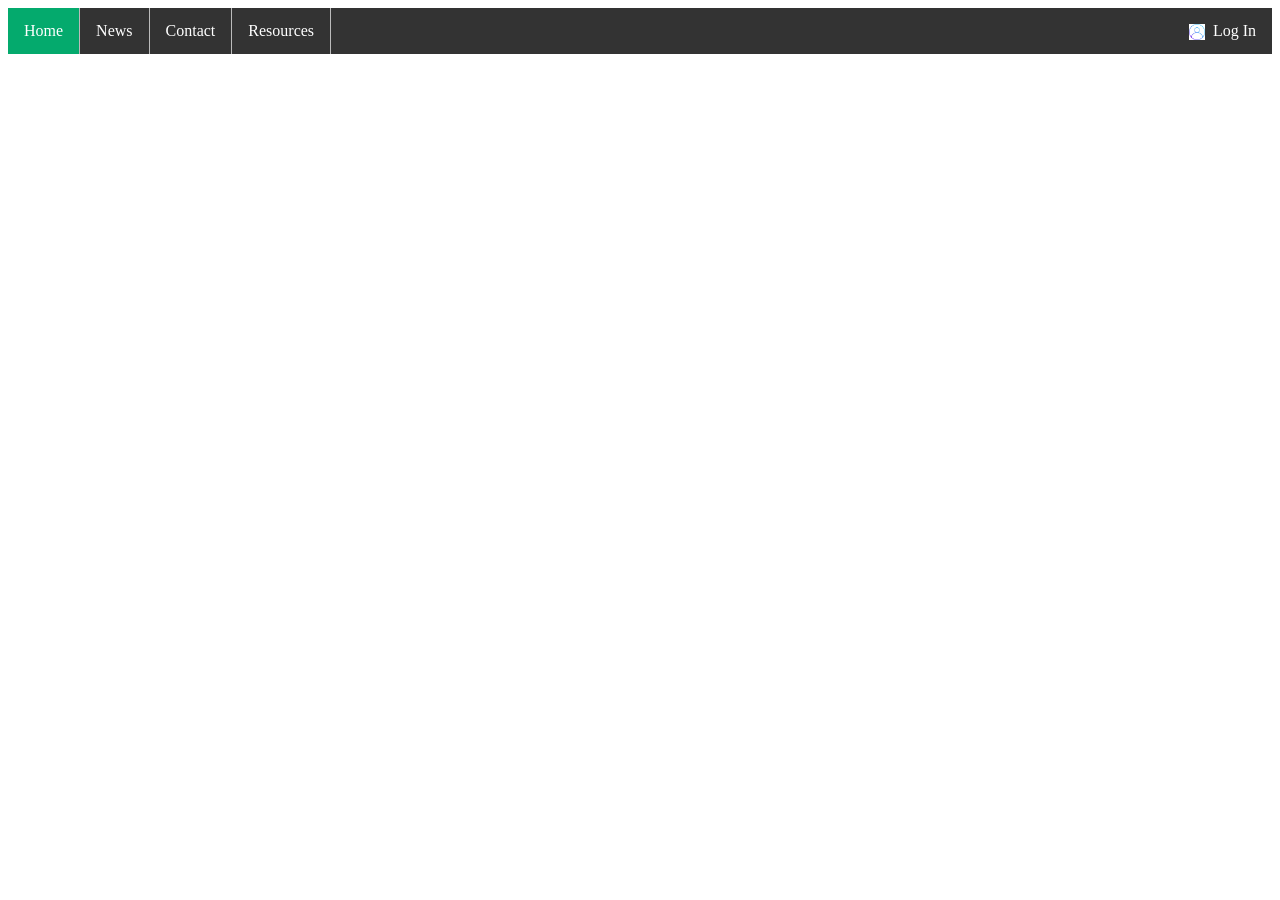
<file: Navigator/HTML/index.html>
<!DOCTYPE html>
<html>
<head>
    <title>Creating a Navigation Bar</title>
    <link rel="stylesheet" href="/Navigator/CSS/style.css">
</head>
<body>
<ul>
    <li><a class="active" href="#home">Home</a></li>
    <li><a href="#news">News</a></li>
    <li><a href="#contact">Contact</a></li>
    <li><a href="#Resoures">Resources</a></li>
    <li style="float:right"><a href="#login">
        <img src="../log in image/log%20in%20image.png" alt="" class="login-user"/>Log In
    </a></li>

</ul>
</body>
</html>
</file>
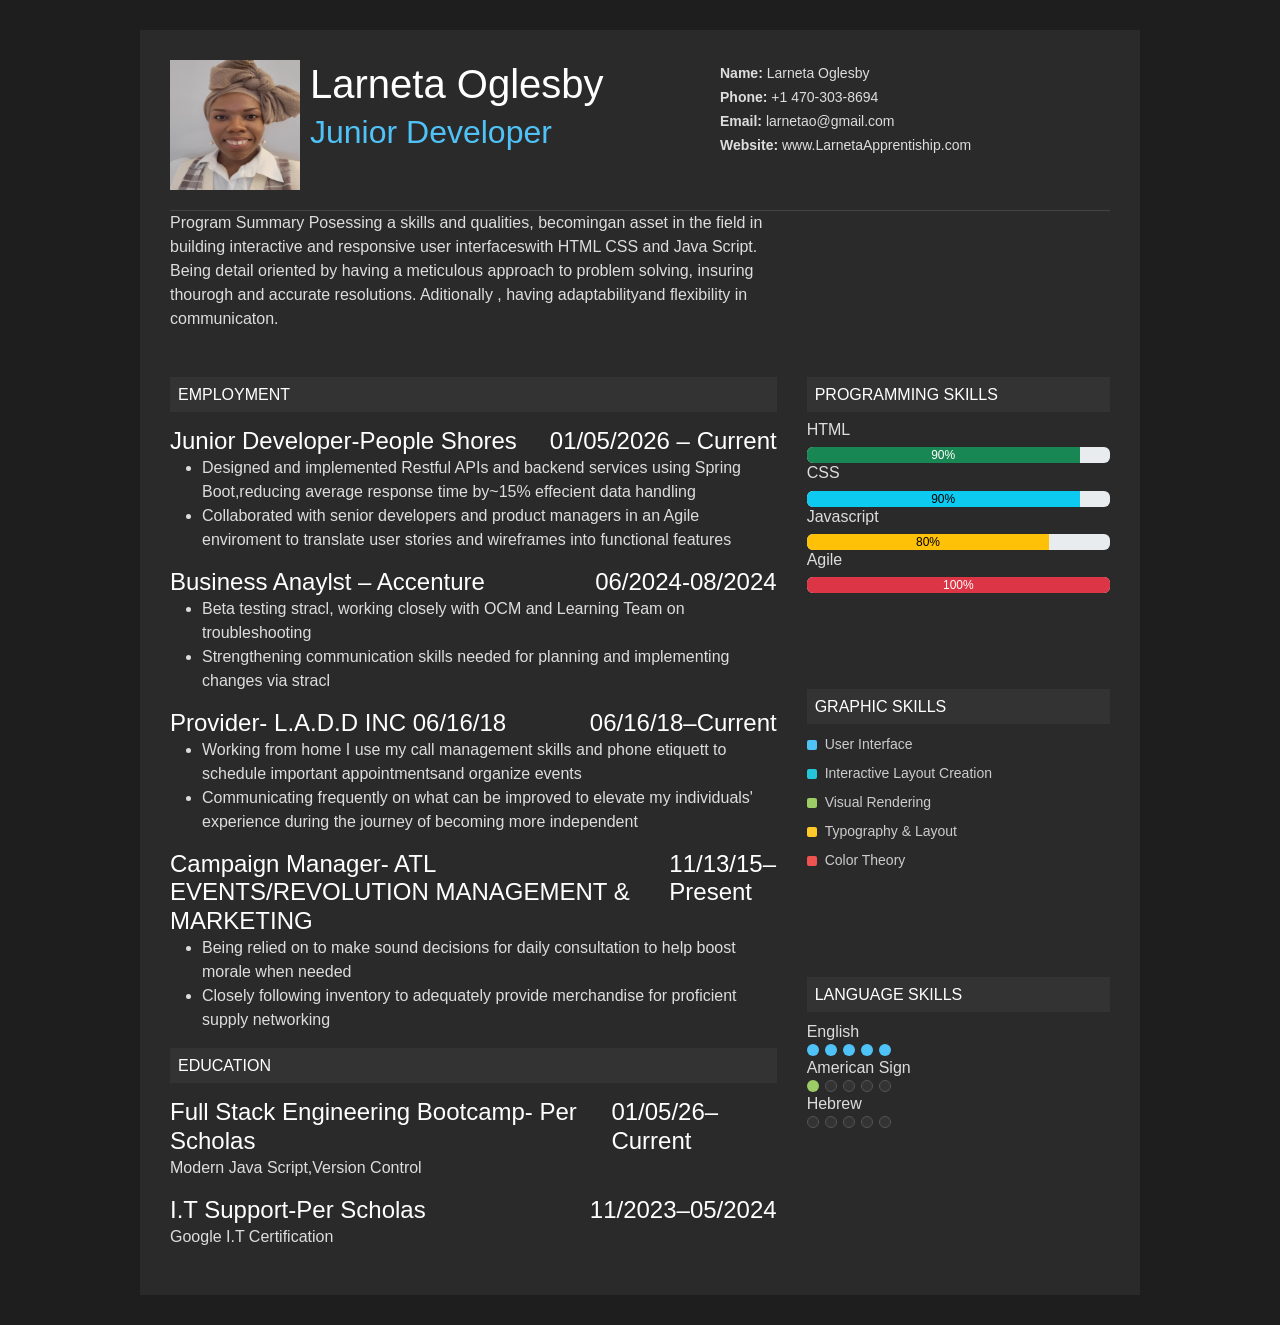
<file: resume.html>
<!DOCTYPE html>
<html lang="en">
<head>
    <meta charset="UTF-8">
    <link href="https://cdn.jsdelivr.net/npm/bootstrap@5.3.8/dist/css/bootstrap.min.css" rel="stylesheet" integrity="sha384-sRIl4kxILFvY47J16cr9ZwB07vP4J8+LH7qKQnuqkuIAvNWLzeN8tE5YBujZqJLB" crossorigin="anonymous">
    <title>Larneta Oglesby - Resume</title>
    <link rel="stylesheet" href="style.css">
</head>
<body>

<div class="resume">

    <!-- HEADER -->
    <header class="header">
        <img src="bowphoto.jpg" width="130" height="130" alt="bowphoto.jpg" class="bowphoto.jpg">

        <div class="header-info">
            <h1>Larneta Oglesby</h1>
            <h2>Junior Developer</h2>
        </div>


        <div class="contact">
            <p><strong>Name:</strong> Larneta Oglesby</p>
            <p><strong>Phone:</strong> +1 470-303-8694</p>
            <p><strong>Email:</strong> larnetao@gmail.com</p>
            <p><strong>Website:</strong> www.LarnetaApprentiship.com
            </p>
        </div>

    </header>
    <div class="summary"> <p>Program Summary Posessing a skills and qualities, becomingan asset in the field in building
        interactive and responsive user interfaceswith HTML CSS and Java Script.
    Being detail oriented by having a meticulous approach to problem solving, insuring thourogh and accurate resolutions.
    Aditionally , having adaptabilityand flexibility in communicaton.</p></div>

    <!-- CONTENT -->
    <div class="content">

        <!-- LEFT COLUMN -->
        <div class="left">

            <section>
                <h3>EMPLOYMENT</h3>

                <div class="item">
                    <h4>Junior Developer-People Shores <span>01/05/2026 – Current</span></h4>
                    <ul>
                        <li>Designed and implemented Restful APIs and backend services using Spring Boot,reducing average response time by~15%
                        effecient data handling</li>
                        <li>Collaborated with senior developers and product managers in an Agile enviroment to translate user stories and
                        wireframes into functional features</li>
                    </ul>
                </div>


                <div class="item">
                    <h4>Business Anaylst – Accenture <span>06/2024-08/2024</span></h4>
                    <ul>
                        <li>Beta testing stracl, working closely with OCM and Learning Team on troubleshooting</li>
                        <li>Strengthening communication skills needed for planning and implementing changes via stracl</li>
                    </ul>

                </div>
                <div class="item">
                    <h4>Provider- L.A.D.D INC 06/16/18 <span>06/16/18–Current</span></h4>
                    <ul>
                        <li>Working from home I use my call management skills and phone etiquett to schedule important appointmentsand organize events</li>
                        <li>Communicating frequently on what can be improved to elevate my individuals' experience during the journey of becoming more independent</li>
                    </ul>

                </div>
                <div class="item">
                    <h4>Campaign Manager- ATL EVENTS/REVOLUTION MANAGEMENT & MARKETING<span>11/13/15–Present</span></h4>
                    <ul>
                        <li>Being relied on to make sound decisions for daily consultation to help boost morale when needed</li>
                        <li>Closely following inventory to adequately provide merchandise for proficient supply networking</li>
                    </ul>

                </div>

            </section>

            <section>
                <h3>EDUCATION</h3>

                <div class="item">
                    <h4>Full Stack Engineering Bootcamp- Per Scholas <span>01/05/26–Current</span></h4>
                    <p>Modern Java Script,Version Control</p>
                </div>

                <div class="item">
                    <h4>I.T Support-Per Scholas <span>11/2023–05/2024</span></h4>
                    <p>Google I.T Certification</p>
                </div>
            </section>

        </div>

        <!-- RIGHT COLUMN -->
        <div class="right">

            <section>
                <h3>PROGRAMMING SKILLS</h3>
                <h6>HTML</h6>
                <div class="progress" role="progressbar" aria-label="Success example" aria-valuenow="25" aria-valuemin="0" aria-valuemax="100">
                    <div class="progress-bar text-bg-success" style="width: 90%">90%</div>
                </div>
                <h6>CSS</h6>
                <div class="progress" role="progressbar" aria-label="Info example" aria-valuenow="50" aria-valuemin="0" aria-valuemax="100">
                    <div class="progress-bar text-bg-info" style="width: 90%">90%</div>
                </div>
                <h6>Javascript</h6>
                <div class="progress" role="progressbar" aria-label="Warning example" aria-valuenow="75" aria-valuemin="0" aria-valuemax="100">
                    <div class="progress-bar text-bg-warning" style="width: 80%">80%</div>
                </div>
                <h6>Agile</h6>
                <div class="progress" role="progressbar" aria-label="Danger example" aria-valuenow="100" aria-valuemin="0" aria-valuemax="100">
                    <div class="progress-bar text-bg-danger" style="width: 100%">100%</div>
                </div><br>
                <br>
                <br>
                <br>

                <section>
                    <div class="graphic-skills">
                        <h3>GRAPHIC SKILLS</h3>

                        <ul>
                            <li><span class="color ps"></span>User Interface</li>
                            <li><span class="color ai"></span>Interactive Layout Creation</li>
                            <li><span class="color id"></span>Visual Rendering</li>
                            <li><span class="color cd"></span>Typography & Layout</li>
                            <li><span class="color dm"></span>Color Theory</li>
                        </ul>
                    </div>
                    <br>
                    <br>
                    <br>
                    <br>


                    <section>

                            <div class="language-skills">
                                <h3>LANGUAGE SKILLS</h3>

                                <div class="language">
                                    <span>English</span>
                                    <div class="dots">
                                        <span class="dot filled blue"></span>
                                        <span class="dot filled blue"></span>
                                        <span class="dot filled blue"></span>
                                        <span class="dot filled blue"></span>
                                        <span class="dot filled blue"></span>
                                    </div>
                                </div>

                                <div class="language">
                                    <span>American Sign</span>
                                    <div class="dots">
                                        <span class="dot filled green"></span>
                                        <span class="dot"></span>
                                        <span class="dot"></span>
                                        <span class="dot"></span>
                                        <span class="dot"></span>
                                    </div>
                                </div>

                                <div class="language">
                                    <span>Hebrew</span>
                                    <div class="dots">
                                        <span class="dot"></span>
                                        <span class="dot"></span>
                                        <span class="dot"></span>
                                        <span class="dot"></span>
                                        <span class="dot"></span>
                                    </div>
                                </div>
                            </div>
</file>
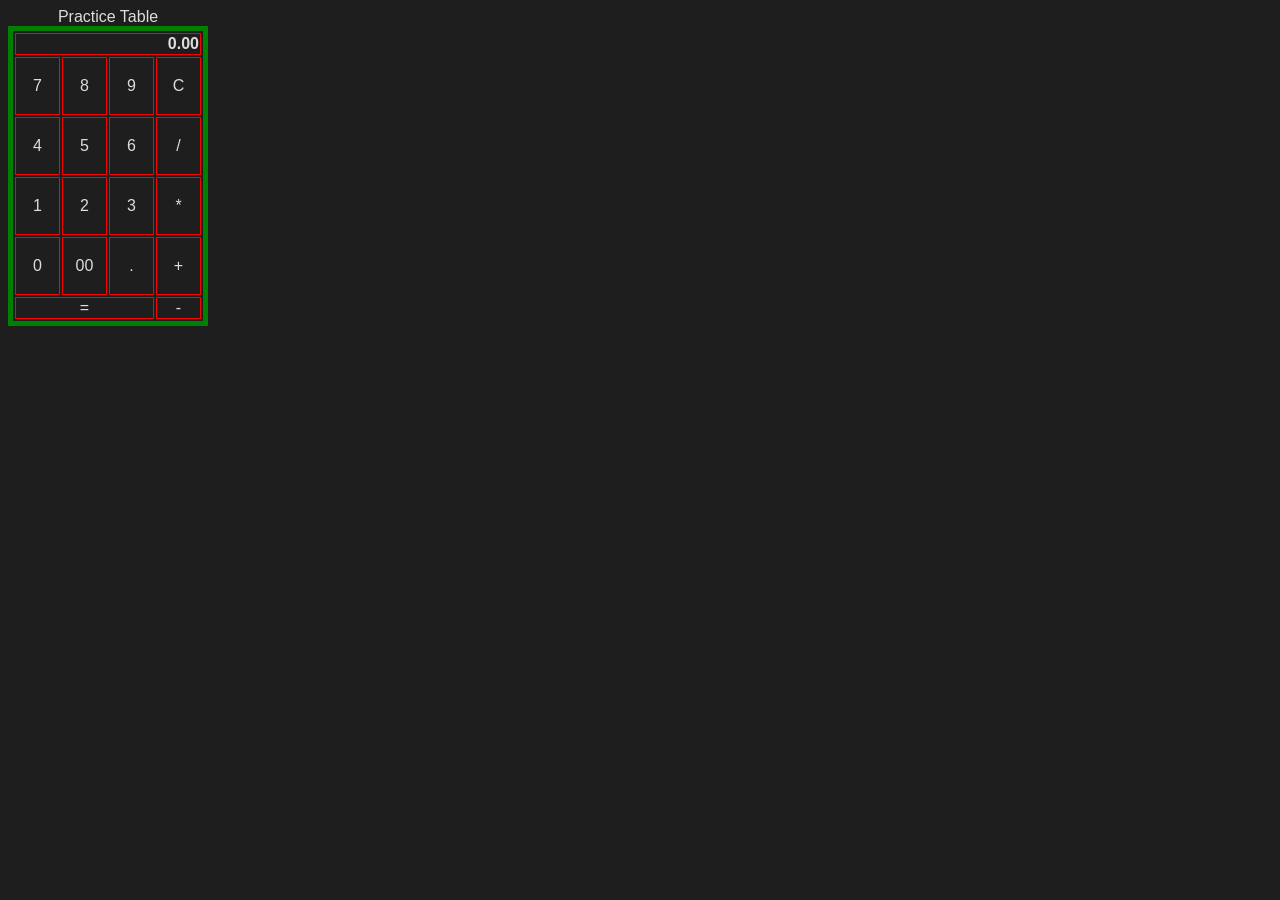
<file: table.html>
<!DOCTYPE html>
<html>
<head>
    <title>My Example</title>
    <link rel="stylesheet" href="style.css">
</head>
<table>
    <caption>Practice Table</caption>
    <thead>
    <tr>
        <th colspan="4" class="align-r">0.00</th>

    </tr>
    </thead>
    <tbody>
    <tr>
        <td>7</td>
        <td>8</td>
        <td>9</td>
        <td>C</td>
    </tr>
    <tr>
        <td>4</td>
        <td>5</td>
        <td>6</td>
        <td>/</td>
    </tr>
    <tr>
        <td>1</td>
        <td>2</td>
        <td>3</td>
        <td>*</td>
    </tr>
    <tr>
        <td>0</td>
        <td>00</td>
        <td>.</td>
        <td>+</td>
    </tr>
    </tbody>
    <tfoot>
    <tr>
        <td colspan="3">=</td>
        <td>-</td>

    </tr>
    </tfoot>
</table>
</file>
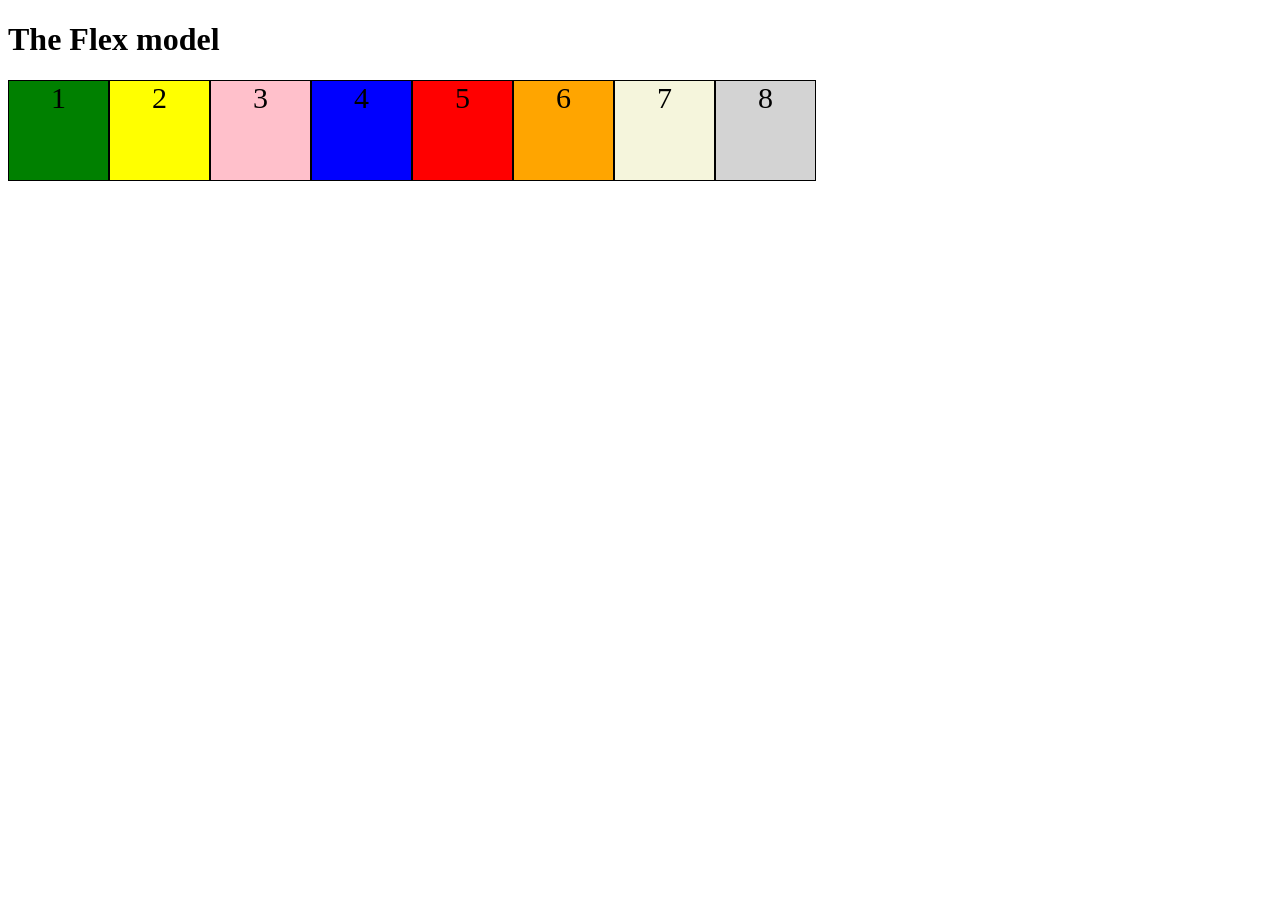
<file: 307.4.1 - Navigation Bar Source Code/pages/Copy of flexbox-example.html>
<!DOCTYPE html>
<html lang="en">
<head>
    <meta charset="UTF-8">
    <title>Flex Box</title>


    <style>
        .container{
            display: flex;
        }
        .boxes{
            border: .1px solid;
            width: 99px;
            height: 99px;
            text-align: center;
            font-size: 30px;
        }

        #box1{
            background-color: green;
        }
        #box2{
            background-color: yellow;
        }
        #box3{
            background-color: pink;
        }
        #box4{
            background-color: blue;
        }
        #box5{
            background-color: red;
        }
        #box6{
            background-color: orange;
        }
        #box7{
            background-color:beige;
        }
        #box8{
            background-color: lightgrey;
        }

    </style>
</head>
<body>

<h1>The Flex model </h1>

<div class="container">
    <!--     flex items-->
    <div class="boxes" id="box1">1</div>
    <div class="boxes" id="box2">2</div>
    <div class="boxes" id="box3">3</div>
    <div class="boxes" id="box4">4</div>
    <div class="boxes" id="box5">5</div>
    <div class="boxes" id="box6">6</div>
    <div class="boxes" id="box7">7</div>
    <div class="boxes" id="box8">8</div>
</div>

</body>
</html>
</file>
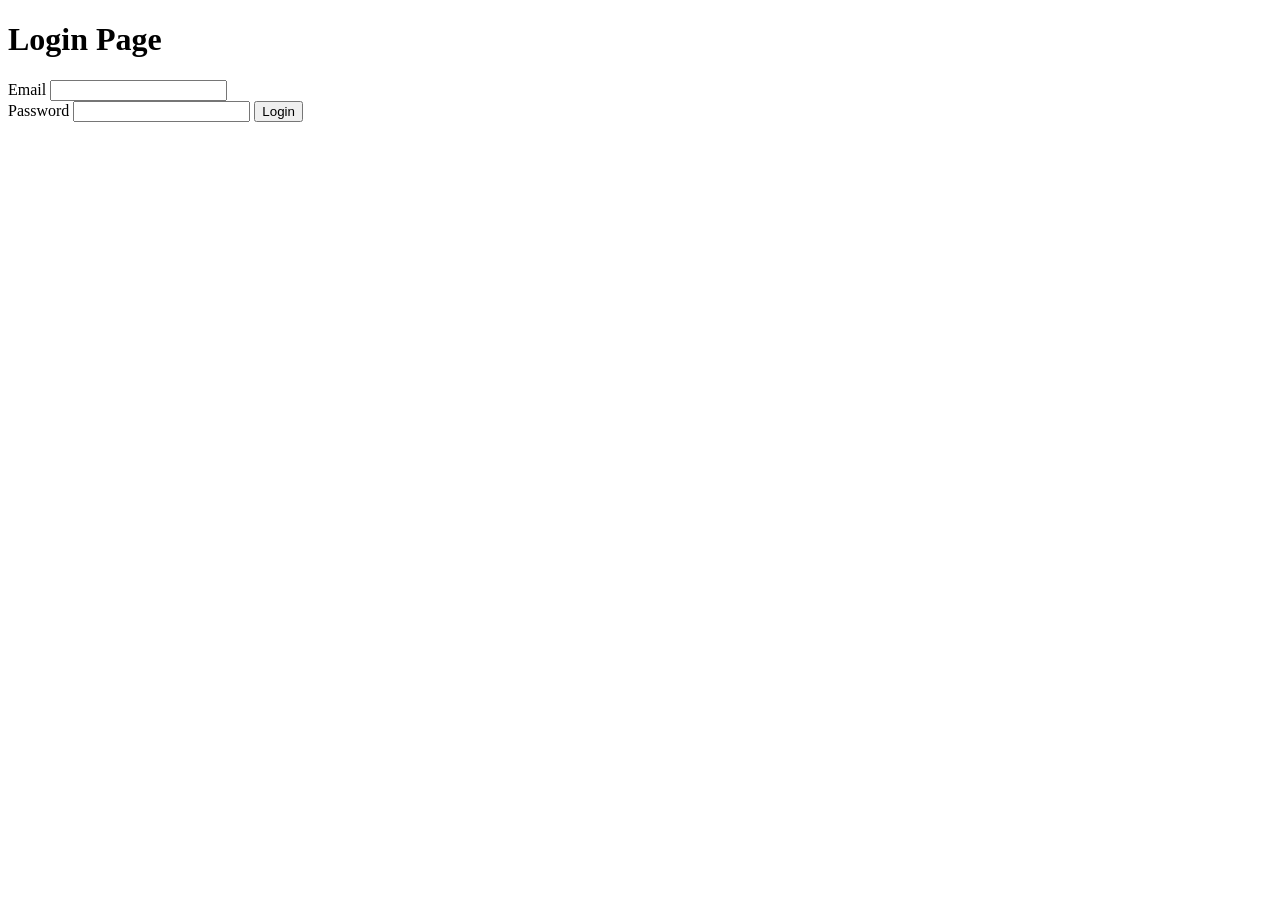
<file: Navigator/HTML/login.html>
<!DOCTYPE html>
<html>
<body>
<h1>Login Page</h1><form action="#">
    <label for="email">Email
        <input type="email" name="email" id="email" required>
        <br>
    <label for="password">Password
        <input type="password" name="password" id="password" required>
    </label>
    <button type="submit">Login</button>
</form>
</file>
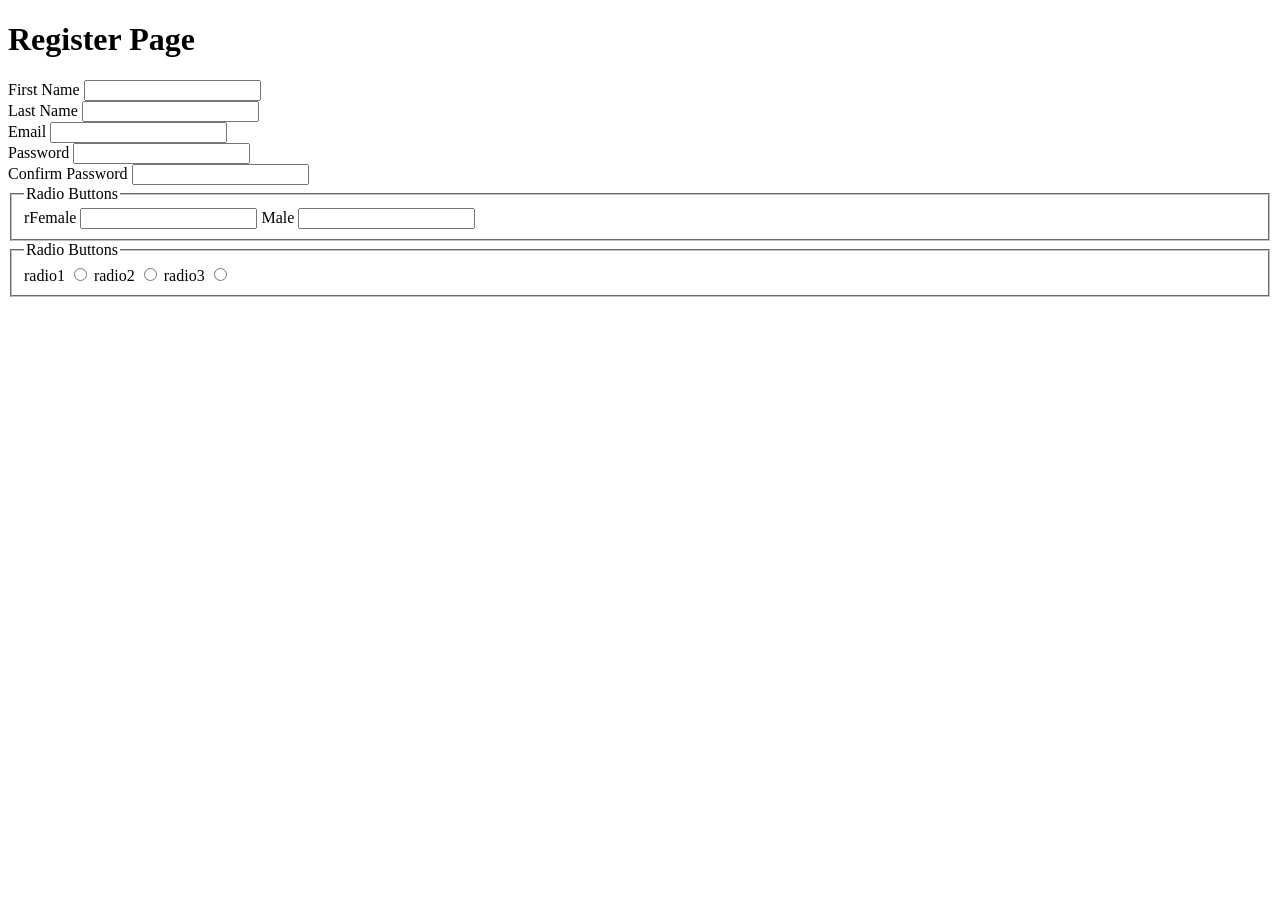
<file: Navigator/HTML/register.html>
<!DOCTYPE html>
<html>
<body>
<h1>Register Page</h1><form action="#">
    <label for="First Name">First Name
        <input type="First Name" name="First Name " id="First Name" required>
        <br>
        <label for="Last Name">Last Name
            <input type="Last Name" name="Last Name" id="Last Name" required><br>
        <label for="Email">Email
            <input type="Email" name="mail" id="email" required>
            <br>
            <label for="password">Password
                <input type="password" name="password" id="password" required><br>
                <label for="Confirm Password"> Confirm Password
                    <input type="Confirm Password" name="Confirm Password" id="Confirm Password" required><br>
                    <fieldset>
                        <legend>Radio Buttons</legend>
                        <label for="Gender>radio1</label>
                        <input type=Gender" name=Gender id="Gender">
                        <label for="rFemale">rFemale</label>
                        <input type="Female" name="Female" id="rFemale">
                        <label for="Male">Male</label>
                        <input type=Male name=Male" id="Male">
                    </fieldset>

    <fieldset>
        <legend>Radio Buttons</legend>
        <label for="radio1">radio1</label>
        <input type="radio" name="radio" id="radio1">
        <label for="radio2">radio2</label>
        <input type="radio" name="radio" id="radio2">
        <label for="radio3">radio3</label>
        <input type="radio" name="radio" id="radio3">
    </fieldset>
</form>
</file>
<file: Navigator/CSS/style.css>
ul {
    list-style-type: none;
    margin: 0;
    padding: 0;
    overflow: hidden;
    background-color: #333;
}

li {
    float: left;
    border-right: 1px solid #bbb;
}

li:last-child {
    border-right: none;
}

li a {
    display: block;
    color: white;
    text-align: center;
    padding: 14px 16px;
    text-decoration: none;
}

li a:hover:not(.active) {
    background-color: #111;
}

.active {
    background-color: #04AA6D;
}
.login-user {
    height: 1em;
    margin-right: 0.5em;
    vertical-align: bottom;
}
</file>
<file: style.css>
table {
    width: 200px;
    height: 300px;
    text-align: center;
    border: 5px solid green;
    table-layout: fixed;
}

.header {
    display: flex;


}

th, td {
    border: 1px solid red;
}

td:hover {
    background-color: lightcoral;
    color: white;
}

.align-r{text-align: end}
body {
    background: #1e1e1e;
    font-family: Arial, sans-serif;
    color: #ddd;
}

.resume {
    max-width: 1000px;
    margin: 30px auto;
    background: #2a2a2a;
    padding: 30px;
}

/* HEADER */
.header {
    display: grid;
    grid-template-columns: 120px 1fr 1fr;
    gap: 20px;
    border-bottom: 1px solid #444;
    padding-bottom: 20px;
}

.profile-pic {
    width: 120px;
    border-radius: 4px;
}

.header-info h1 {
    margin: 0;
    color: #fff;
}

.header-info h2 {
    color: #4fc3f7;
    margin: 5px 0;
}

.contact p {
    margin: 3px 0;
    font-size: 14px;
}

/* CONTENT */
.content {
    display: grid;
    grid-template-columns: 2fr 1fr;
    gap: 30px;
    margin-top: 30px;
}

h3 {
    background: #333;
    padding: 8px;
    color: #fff;
    font-size: 16px;
}

.item {
    margin: 15px 0;
}

.item h4 {
    display: flex;
    justify-content: space-between;
    margin: 0;
    color: #fff;
}

/* SKILLS */
.skill {
    margin: 15px 0;
}

.bar {
    background: #444;
    height: 10px;
    border-radius: 5px;
    overflow: hidden;
}

.bar div {
    height: 100%;
    background: #4fc3f7;
}
.summary{display: grid;
    grid-template-columns: 2fr 1fr;

}
.graphic-skills ul {
    list-style: none;
    padding: 0;
    margin: 10px 0;
}

.graphic-skills li {
    display: flex;
    align-items: center;
    margin-bottom: 8px;
    font-size: 14px;
    color: #ccc;
}

.color {
    width: 10px;
    height: 10px;
    margin-right: 8px;
    border-radius: 2px;
}

/* Colors from image */
.ps { background: #4fc3f7; }   /* Blue */
.ai { background: #26c6da; }   /* Cyan */
.id { background: #9ccc65; }   /* Green */
.cd { background: #ffca28; }   /* Yellow */
.dm { background: #ef5350; }   /* Red */
🎯 Result
✔ Matches the colored square legend
✔ Clean and simple
✔ Easy to reorder or recolor

2️⃣ LANGUAGE SKILLS (Circular Rating Dots)
🔍 What this is
Each language has 5 circles

                    Filled = proficiency

                             Empty = remaining level

                                     ✅ HTML
                                     html
                                     Copy code
<div class="language-skills">
<h3>LANGUAGE SKILLS</h3>

<div class="language">
<span>English</span>
<div class="dots">
<span class="dot filled blue"></span>
<span class="dot filled blue"></span>
<span class="dot filled blue"></span>
<span class="dot filled blue"></span>
<span class="dot"></span>
</div>
</div>

<div class="language">
<span>French</span>
<div class="dots">
<span class="dot filled green"></span>
<span class="dot filled green"></span>
<span class="dot filled green"></span>
<span class="dot"></span>
<span class="dot"></span>
</div>
</div>

<div class="language">
<span>Spain</span>
<div class="dots">
<span class="dot filled yellow"></span>
<span class="dot filled yellow"></span>
<span class="dot filled yellow"></span>
<span class="dot filled yellow"></span>
<span class="dot"></span>
</div>
</div>
</div>
  ✅ CSS
  css
  Copy code
  .language {
      display: flex;
      justify-content: space-between;
      align-items: center;
      margin-bottom: 10px;
      font-size: 14px;
      color: #ccc;
  }

.dots {
    display: flex;
    gap: 6px;
}

.dot {
    width: 12px;
    height: 12px;
    border-radius: 50%;
    background: #333;
    border: 1px solid #555;
}

/* Filled colors */
.blue   { background: #4fc3f7; border: none; }
.green  { background: #9ccc65; border: none; }
.yellow { background: #ffca28; border: none; }
</file>
